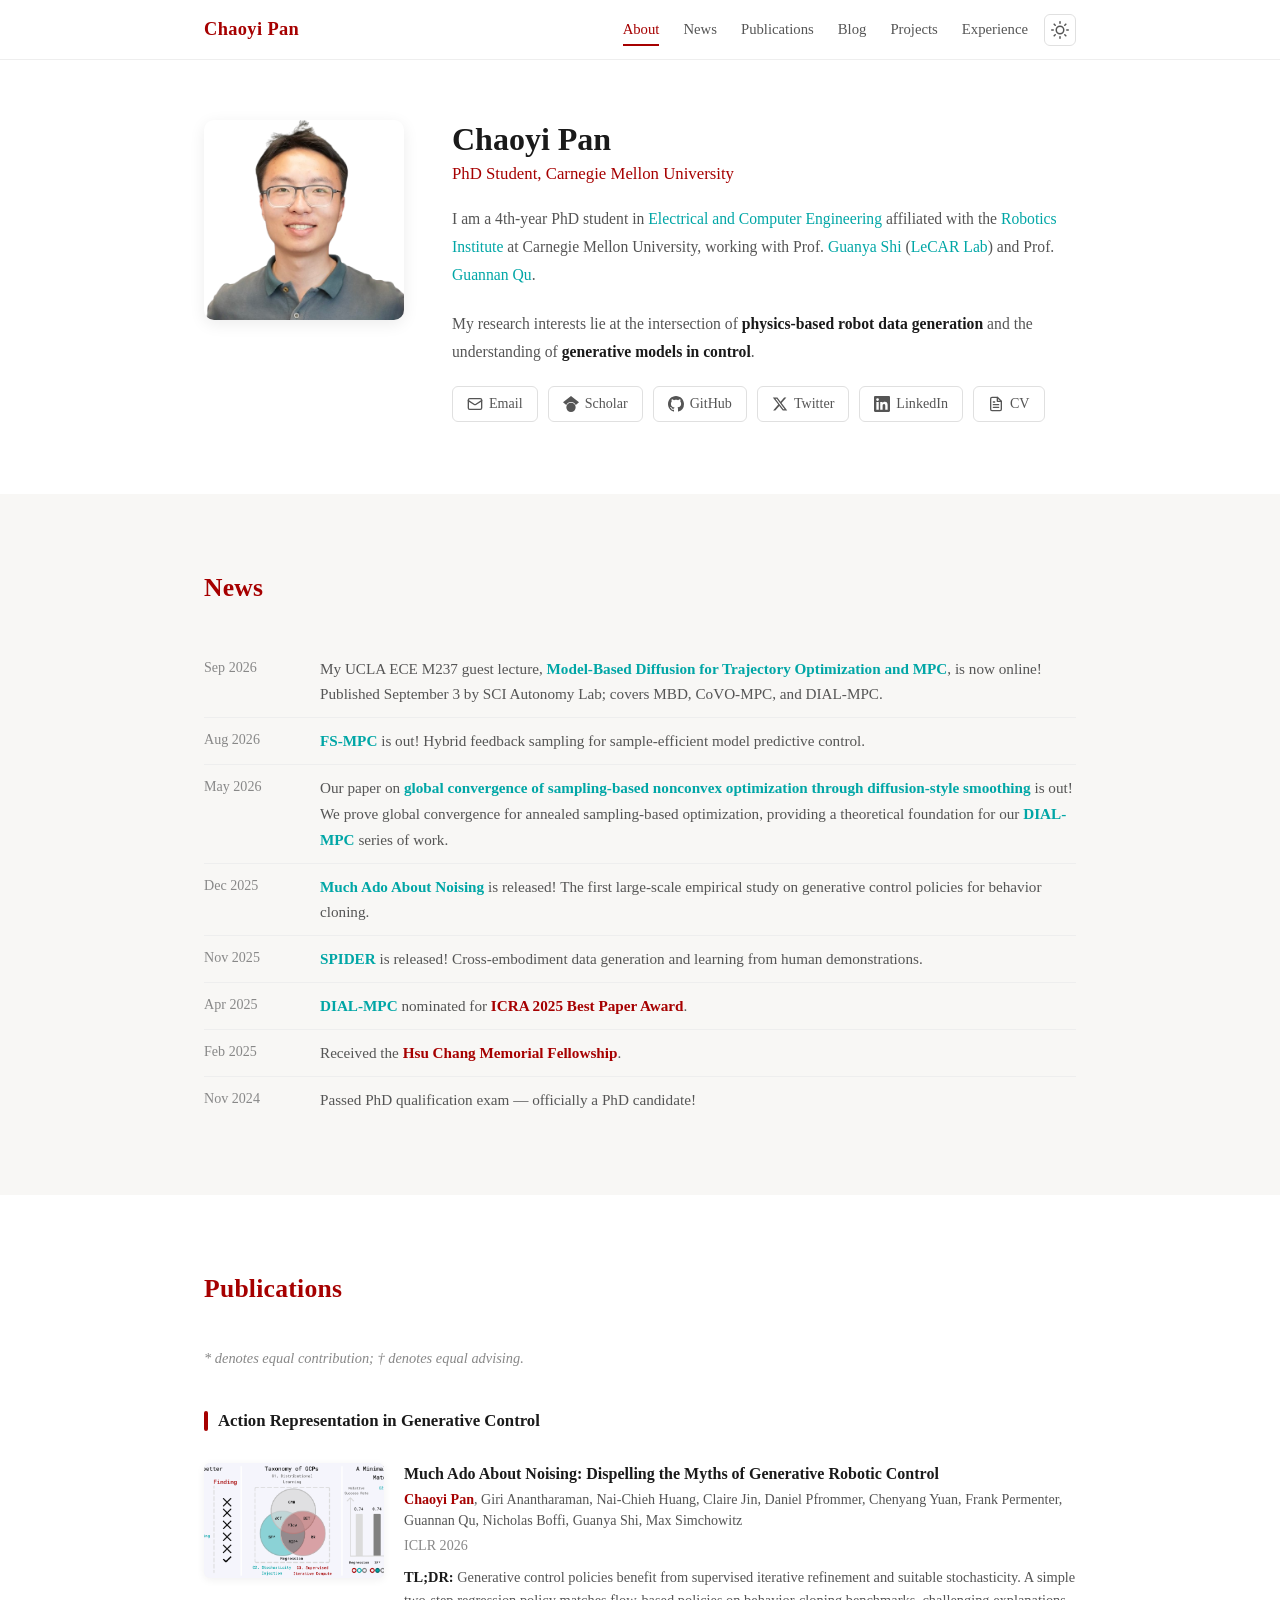
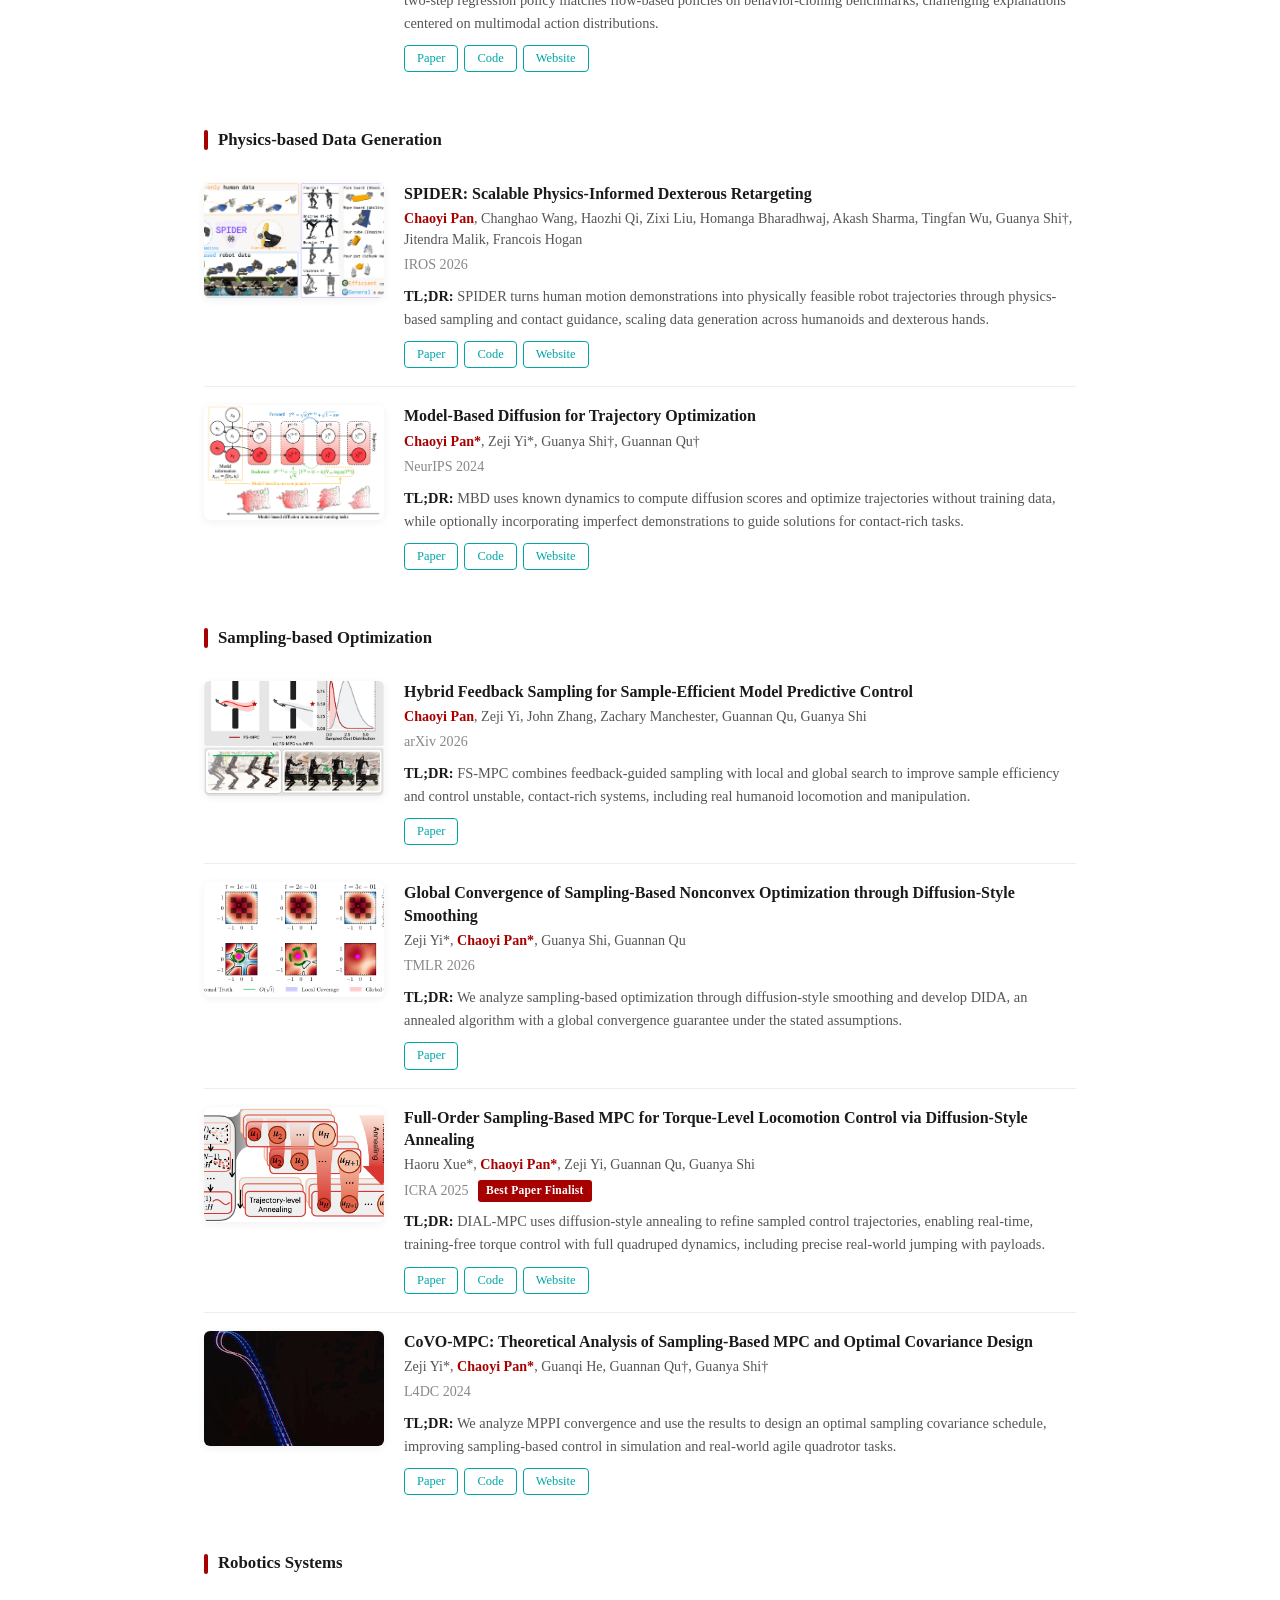
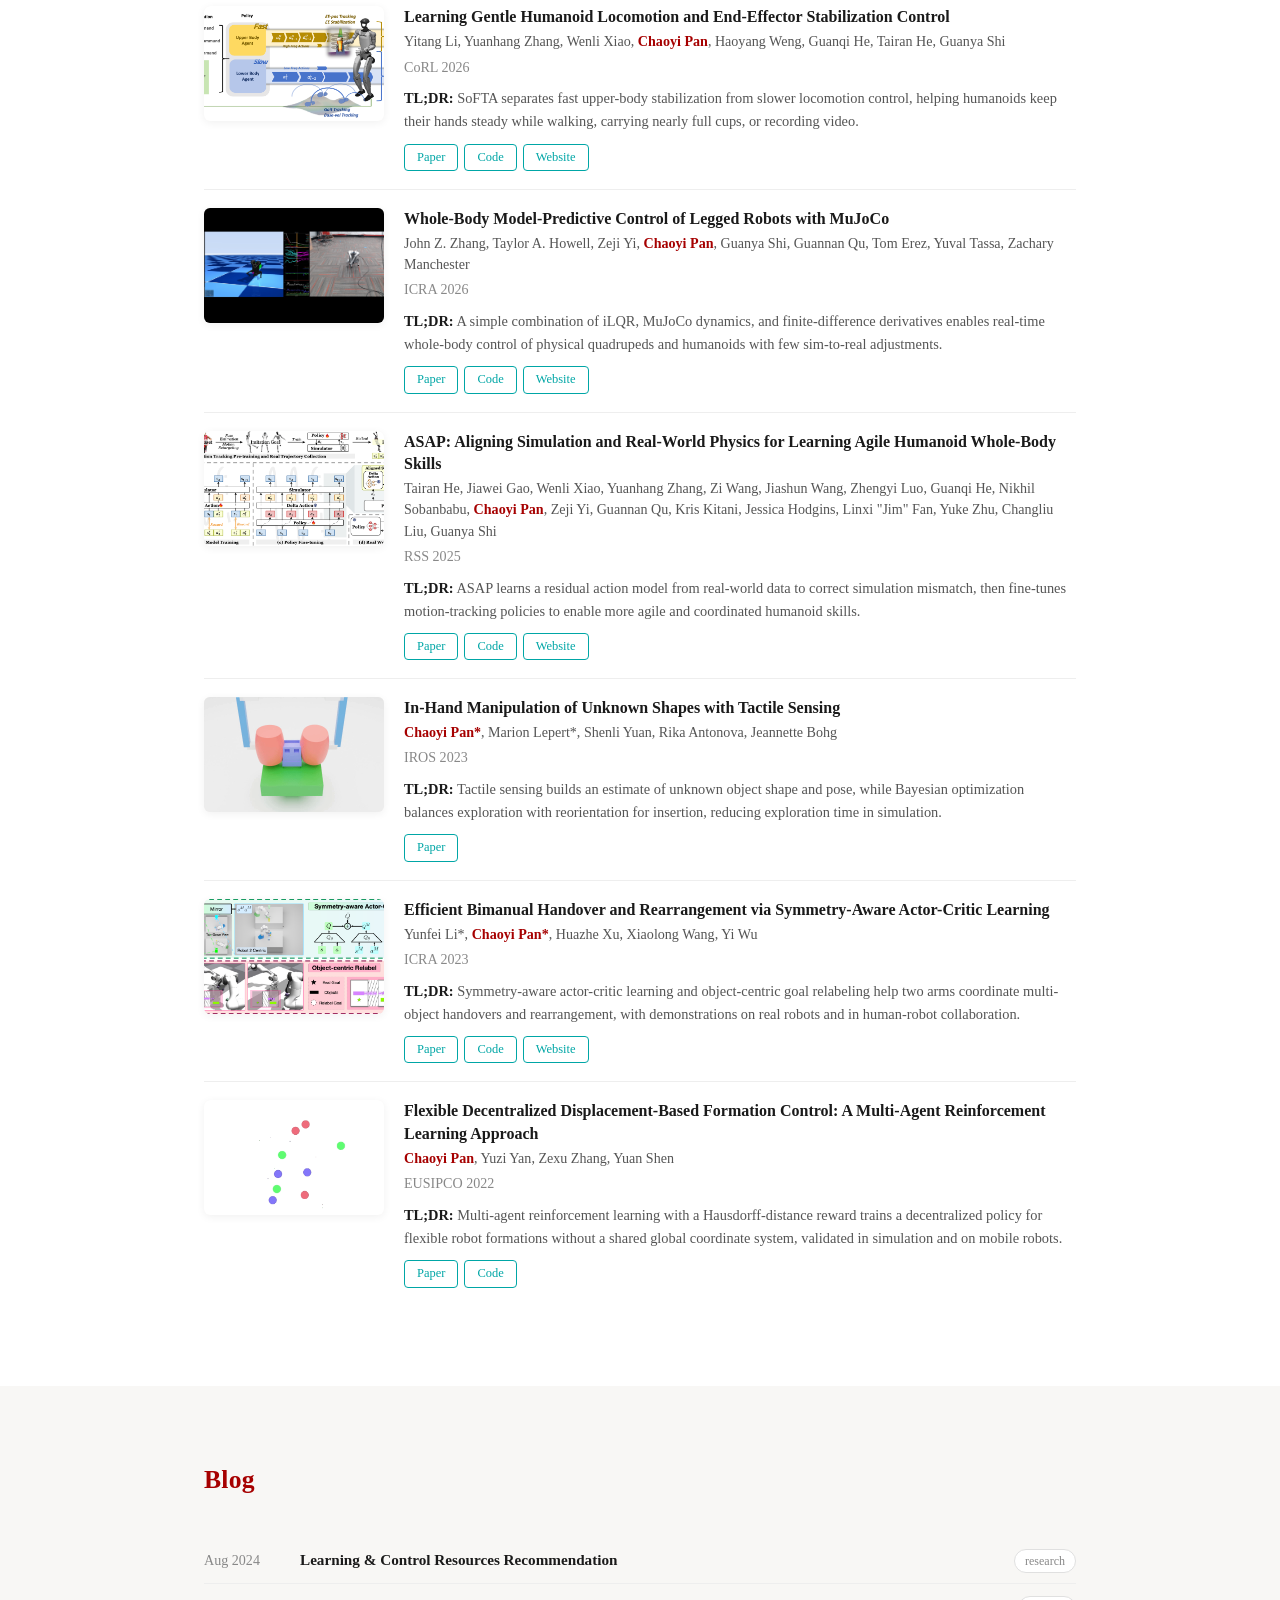
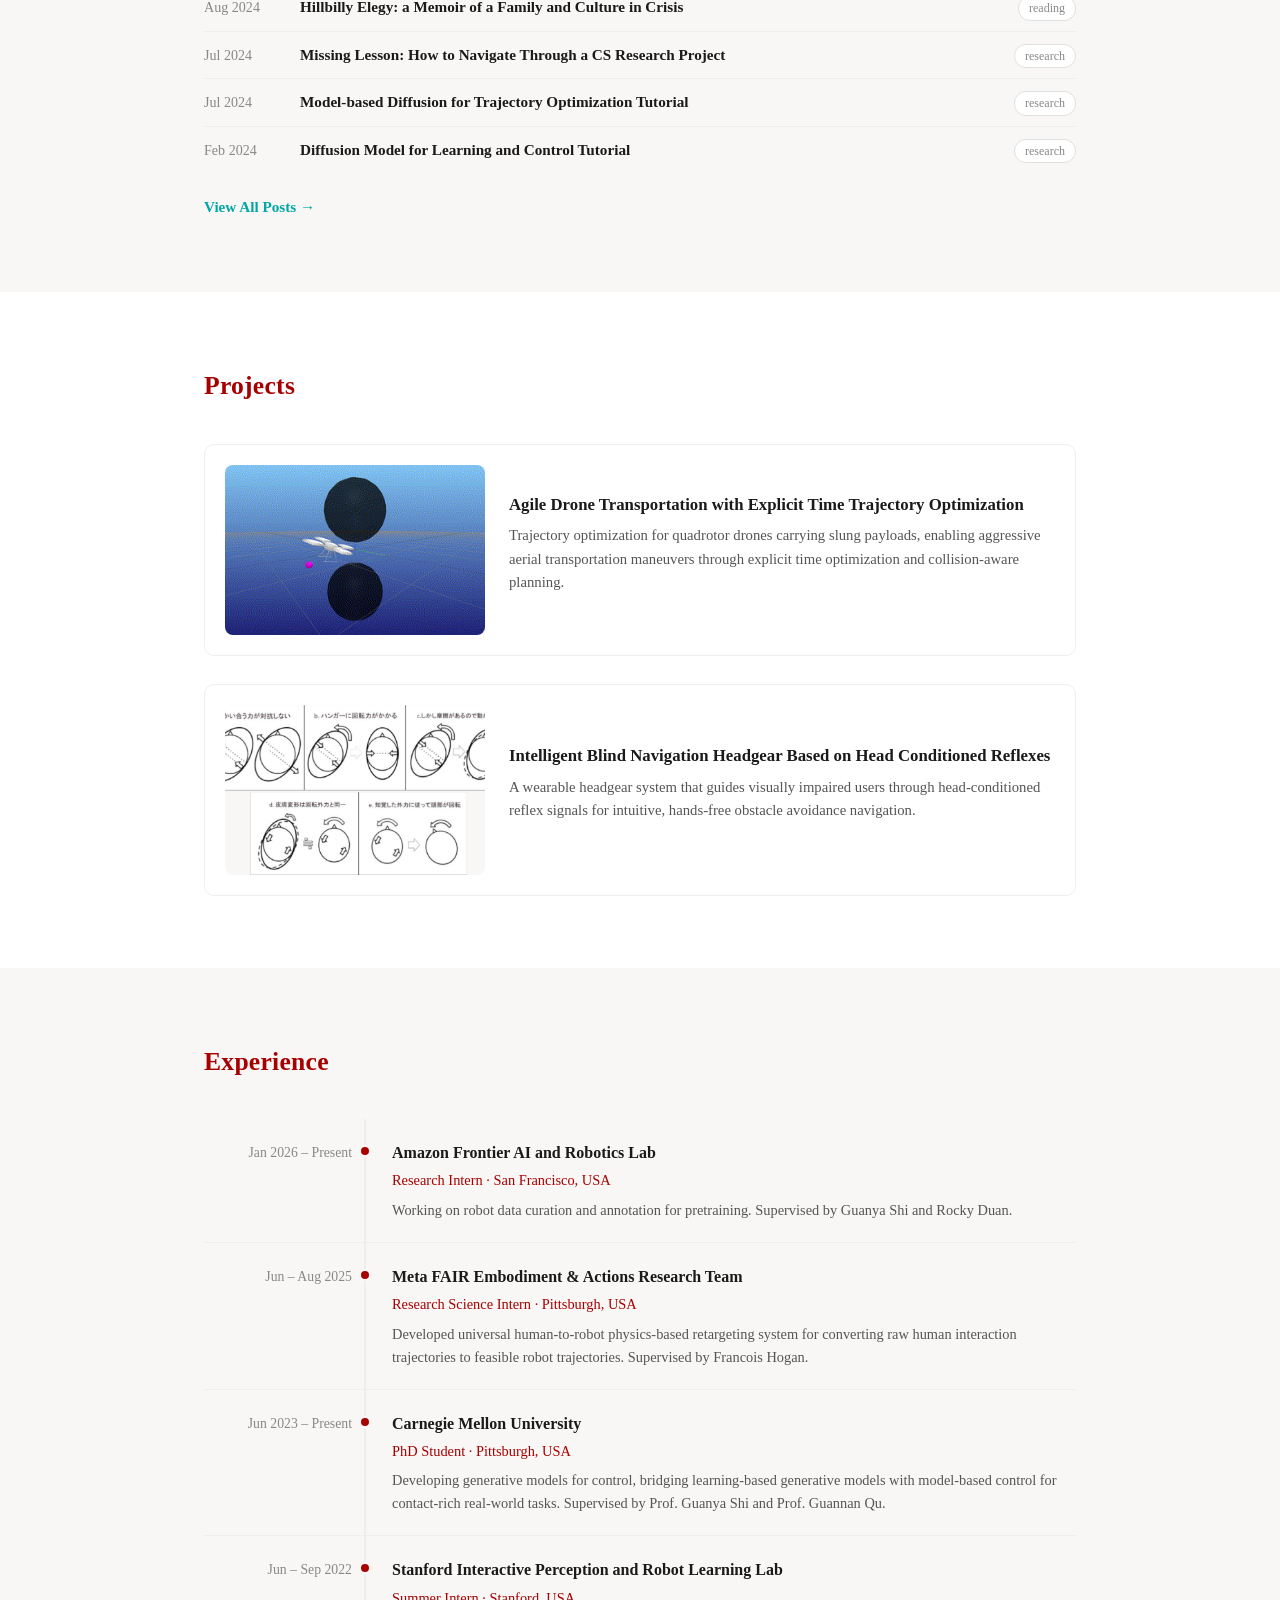
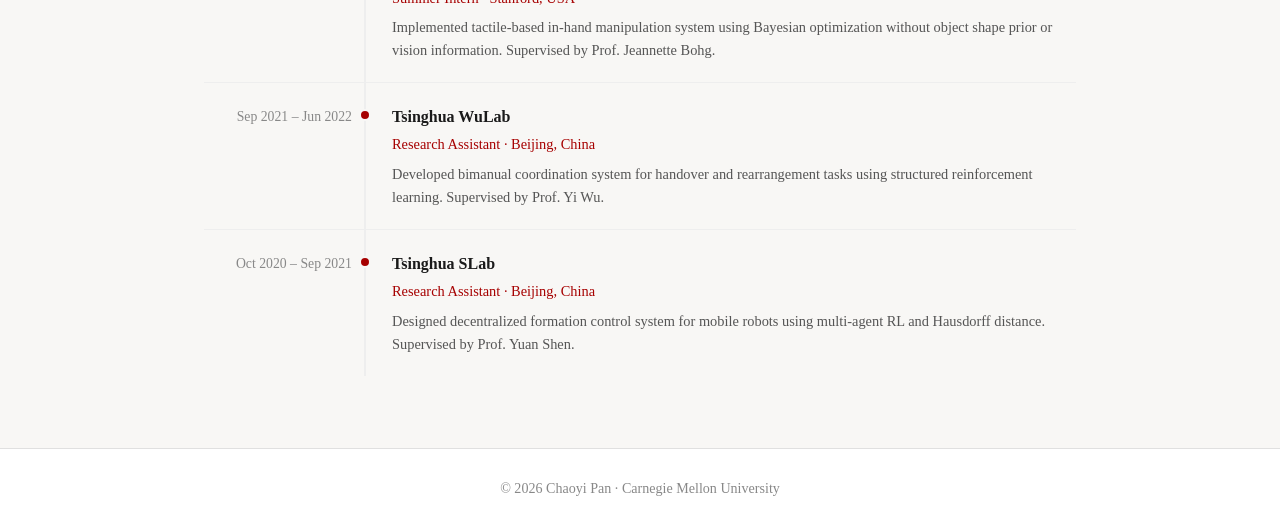
<file: index.html>
<!DOCTYPE html>
<html lang="en">
<head>
  <meta charset="UTF-8">
  <meta name="viewport" content="width=device-width, initial-scale=1.0">
  <title>Chaoyi Pan - Carnegie Mellon University</title>
  <meta name="description" content="Chaoyi Pan is a 4th-year PhD student in ECE at Carnegie Mellon University, researching physics-based robot data generation and generative models in control.">
  <meta name="author" content="Chaoyi Pan">
  <meta property="og:title" content="Chaoyi Pan - Carnegie Mellon University">
  <meta property="og:description" content="4th-year PhD student researching physics-based robot data generation and generative models in control.">
  <meta property="og:type" content="website">
  <link rel="stylesheet" href="css/style.css">
  <script>
    (function() {
      var theme = localStorage.getItem('theme') ||
        (window.matchMedia('(prefers-color-scheme: dark)').matches ? 'dark' : 'light');
      document.documentElement.setAttribute('data-theme', theme);
    })();
  </script>
</head>
<body>

  <!-- Navigation -->
  <nav class="navbar">
    <div class="container">
      <a class="nav-brand" href="#">Chaoyi Pan</a>
      <div class="nav-right">
        <div class="nav-links">
          <a href="#about">About</a>
          <a href="#news">News</a>
          <a href="#publications">Publications</a>
          <a href="#blog">Blog</a>
          <a href="#projects">Projects</a>
          <a href="#experience">Experience</a>
        </div>
        <button class="theme-toggle" aria-label="Toggle theme">
          <svg class="icon-sun" width="18" height="18" viewBox="0 0 24 24" fill="none" stroke="currentColor" stroke-width="2" stroke-linecap="round" stroke-linejoin="round"><circle cx="12" cy="12" r="5"/><line x1="12" y1="1" x2="12" y2="3"/><line x1="12" y1="21" x2="12" y2="23"/><line x1="4.22" y1="4.22" x2="5.64" y2="5.64"/><line x1="18.36" y1="18.36" x2="19.78" y2="19.78"/><line x1="1" y1="12" x2="3" y2="12"/><line x1="21" y1="12" x2="23" y2="12"/><line x1="4.22" y1="19.78" x2="5.64" y2="18.36"/><line x1="18.36" y1="5.64" x2="19.78" y2="4.22"/></svg>
          <svg class="icon-moon" width="18" height="18" viewBox="0 0 24 24" fill="none" stroke="currentColor" stroke-width="2" stroke-linecap="round" stroke-linejoin="round"><path d="M21 12.79A9 9 0 1 1 11.21 3 7 7 0 0 0 21 12.79z"/></svg>
        </button>
        <button class="nav-toggle" aria-label="Toggle navigation" aria-expanded="false">
          <span></span>
          <span></span>
          <span></span>
        </button>
      </div>
    </div>
  </nav>

  <!-- About -->
  <section id="about" class="section">
    <div class="container">
      <div class="about-grid">
        <div class="portrait-wrapper">
          <img src="assets/portrait.png" alt="Chaoyi Pan" width="200" height="200">
        </div>
        <div class="about-content">
          <h1 class="about-name">Chaoyi Pan</h1>
          <p class="about-title">PhD Student, Carnegie Mellon University</p>
          <p class="about-bio">
            I am a 4th-year PhD student in
            <a href="https://www.ece.cmu.edu/" target="_blank" rel="noopener">Electrical and Computer Engineering</a>
            affiliated with the
            <a href="https://www.ri.cmu.edu" target="_blank" rel="noopener">Robotics Institute</a>
            at Carnegie Mellon University, working with Prof.
            <a href="http://www.gshi.me/" target="_blank" rel="noopener">Guanya Shi</a>
            (<a href="https://lecar-lab.github.io" target="_blank" rel="noopener">LeCAR Lab</a>) and Prof.
            <a href="https://www.guannanqu.com/" target="_blank" rel="noopener">Guannan Qu</a>.
          </p>
          <p class="about-bio">
            My research interests lie at the intersection of <strong>physics-based robot data generation</strong> and the understanding of <strong>generative models in control</strong>.
          </p>
          <div class="social-links">
            <a href="mailto:chaoyip@andrew.cmu.edu">
              <svg viewBox="0 0 24 24" fill="none" stroke="currentColor" stroke-width="2" stroke-linecap="round" stroke-linejoin="round"><rect x="2" y="4" width="20" height="16" rx="2"/><path d="m22 7-8.97 5.7a1.94 1.94 0 0 1-2.06 0L2 7"/></svg>
              Email
            </a>
            <a href="https://scholar.google.com/citations?user=lJNKzEMAAAAJ&hl=en&oi=ao" target="_blank" rel="noopener">
              <svg viewBox="0 0 24 24" fill="currentColor"><path d="M12 24a7 7 0 1 1 0-14 7 7 0 0 1 0 14zm0-24L0 9.5l4.838 3.94A8 8 0 0 1 12 9a8 8 0 0 1 7.162 4.44L24 9.5z"/></svg>
              Scholar
            </a>
            <a href="https://github.com/jc-bao" target="_blank" rel="noopener">
              <svg viewBox="0 0 24 24" fill="currentColor"><path d="M12 0C5.37 0 0 5.37 0 12c0 5.31 3.435 9.795 8.205 11.385.6.105.825-.255.825-.57 0-.285-.015-1.23-.015-2.235-3.015.555-3.795-.735-4.035-1.41-.135-.345-.72-1.41-1.23-1.695-.42-.225-1.02-.78-.015-.795.945-.015 1.62.87 1.845 1.23 1.08 1.815 2.805 1.305 3.495.99.105-.78.42-1.305.765-1.605-2.67-.3-5.46-1.335-5.46-5.925 0-1.305.465-2.385 1.23-3.225-.12-.3-.54-1.53.12-3.18 0 0 1.005-.315 3.3 1.23.96-.27 1.98-.405 3-.405s2.04.135 3 .405c2.295-1.56 3.3-1.23 3.3-1.23.66 1.65.24 2.88.12 3.18.765.84 1.23 1.905 1.23 3.225 0 4.605-2.805 5.625-5.475 5.925.435.375.81 1.095.81 2.22 0 1.605-.015 2.895-.015 3.3 0 .315.225.69.825.57A12.02 12.02 0 0 0 24 12c0-6.63-5.37-12-12-12z"/></svg>
              GitHub
            </a>
            <a href="https://twitter.com/ChaoyiPan" target="_blank" rel="noopener">
              <svg viewBox="0 0 24 24" fill="currentColor"><path d="M18.244 2.25h3.308l-7.227 8.26 8.502 11.24H16.17l-5.214-6.817L4.99 21.75H1.68l7.73-8.835L1.254 2.25H8.08l4.713 6.231zm-1.161 17.52h1.833L7.084 4.126H5.117z"/></svg>
              Twitter
            </a>
            <a href="https://www.linkedin.com/in/chaoyi-pan-cmu" target="_blank" rel="noopener">
              <svg viewBox="0 0 24 24" fill="currentColor"><path d="M20.447 20.452h-3.554v-5.569c0-1.328-.027-3.037-1.852-3.037-1.853 0-2.136 1.445-2.136 2.939v5.667H9.351V9h3.414v1.561h.046c.477-.9 1.637-1.85 3.37-1.85 3.601 0 4.267 2.37 4.267 5.455v6.286zM5.337 7.433a2.062 2.062 0 0 1-2.063-2.065 2.064 2.064 0 1 1 2.063 2.065zm1.782 13.019H3.555V9h3.564v11.452zM22.225 0H1.771C.792 0 0 .774 0 1.729v20.542C0 23.227.792 24 1.771 24h20.451C23.2 24 24 23.227 24 22.271V1.729C24 .774 23.2 0 22.222 0h.003z"/></svg>
              LinkedIn
            </a>
            <a href="assets/resume.pdf">
              <svg viewBox="0 0 24 24" fill="none" stroke="currentColor" stroke-width="2" stroke-linecap="round" stroke-linejoin="round"><path d="M14 2H6a2 2 0 0 0-2 2v16a2 2 0 0 0 2 2h12a2 2 0 0 0 2-2V8z"/><polyline points="14 2 14 8 20 8"/><line x1="16" y1="13" x2="8" y2="13"/><line x1="16" y1="17" x2="8" y2="17"/><polyline points="10 9 9 9 8 9"/></svg>
              CV
            </a>
          </div>
        </div>
      </div>
    </div>
  </section>

  <!-- News -->
  <section id="news" class="section section-alt">
    <div class="container">
      <h2 class="section-title">News</h2>
      <ul class="news-list">
        <li>
          <span class="news-date">Sep 2026</span>
          <span class="news-content">
            My UCLA ECE M237 guest lecture, <a href="https://www.youtube.com/watch?v=f2r97Jw5tHk" target="_blank" rel="noopener">Model-Based Diffusion for Trajectory Optimization and MPC</a>, is now online! Published September 3 by SCI Autonomy Lab; covers MBD, CoVO-MPC, and DIAL-MPC.
          </span>
        </li>
        <li>
          <span class="news-date">Aug 2026</span>
          <span class="news-content">
            <a href="https://arxiv.org/abs/2608.19443" target="_blank" rel="noopener">FS-MPC</a> is out! Hybrid feedback sampling for sample-efficient model predictive control.
          </span>
        </li>
        <li>
          <span class="news-date">May 2026</span>
          <span class="news-content">
            Our paper on <a href="https://arxiv.org/abs/2605.16520" target="_blank" rel="noopener">global convergence of sampling-based nonconvex optimization through diffusion-style smoothing</a> is out! We prove global convergence for annealed sampling-based optimization, providing a theoretical foundation for our <a href="https://lecar-lab.github.io/dial-mpc/" target="_blank" rel="noopener">DIAL-MPC</a> series of work.
          </span>
        </li>
        <li>
          <span class="news-date">Dec 2025</span>
          <span class="news-content">
            <a href="https://simchowitzlabpublic.github.io/much-ado-about-noising-project/">Much Ado About Noising</a> is released! The first large-scale empirical study on generative control policies for behavior cloning.
          </span>
        </li>
        <li>
          <span class="news-date">Nov 2025</span>
          <span class="news-content">
            <a href="https://jc-bao.github.io/spider-project/">SPIDER</a> is released! Cross-embodiment data generation and learning from human demonstrations.
          </span>
        </li>
        <li>
          <span class="news-date">Apr 2025</span>
          <span class="news-content">
            <a href="https://lecar-lab.github.io/dial-mpc/">DIAL-MPC</a> nominated for <span class="news-highlight">ICRA 2025 Best Paper Award</span>.
          </span>
        </li>
        <li>
          <span class="news-date">Feb 2025</span>
          <span class="news-content">
            Received the <span class="news-highlight">Hsu Chang Memorial Fellowship</span>.
          </span>
        </li>
        <li>
          <span class="news-date">Nov 2024</span>
          <span class="news-content">
            Passed PhD qualification exam &mdash; officially a PhD candidate!
          </span>
        </li>
      </ul>
    </div>
  </section>

  <!-- Publications -->
  <section id="publications" class="section">
    <div class="container">
      <h2 class="section-title">Publications</h2>
      <p class="pub-note">* denotes equal contribution; &dagger; denotes equal advising.</p>

      <!-- Action Representation in Generative Control -->
      <h3 class="research-direction">Action Representation in Generative Control</h3>
      <div class="pub-list">

        <div class="pub-entry">
          <div class="pub-thumb">
            <img src="assets/pub/much-ado.png" alt="Much Ado About Noising teaser" loading="lazy">
          </div>
          <div class="pub-info">
            <h4 class="pub-title">Much Ado About Noising: Dispelling the Myths of Generative Robotic Control</h4>
            <p class="pub-authors"><span class="me">Chaoyi Pan</span>, Giri Anantharaman, Nai-Chieh Huang, Claire Jin, Daniel Pfrommer, Chenyang Yuan, Frank Permenter, Guannan Qu, Nicholas Boffi, Guanya Shi, Max Simchowitz</p>
            <p class="pub-venue">ICLR 2026</p>
            <p class="pub-tldr"><strong>TL;DR:</strong> Generative control policies benefit from supervised iterative refinement and suitable stochasticity. A simple two-step regression policy matches flow-based policies on behavior-cloning benchmarks, challenging explanations centered on multimodal action distributions.</p>
            <div class="pub-links">
              <a href="https://arxiv.org/abs/2512.01809" target="_blank" rel="noopener">Paper</a>
              <a href="https://github.com/simchowitzlabpublic/much-ado-about-noising" target="_blank" rel="noopener">Code</a>
              <a href="https://simchowitzlabpublic.github.io/much-ado-about-noising-project/" target="_blank" rel="noopener">Website</a>
            </div>
          </div>
        </div>

      </div>

      <!-- Physics-based Data Generation -->
      <h3 class="research-direction">Physics-based Data Generation</h3>
      <div class="pub-list">

        <div class="pub-entry">
          <div class="pub-thumb">
            <img src="assets/pub/spider.png" alt="SPIDER teaser" loading="lazy">
          </div>
          <div class="pub-info">
            <h4 class="pub-title">SPIDER: Scalable Physics-Informed Dexterous Retargeting</h4>
            <p class="pub-authors"><span class="me">Chaoyi Pan</span>, Changhao Wang, Haozhi Qi, Zixi Liu, Homanga Bharadhwaj, Akash Sharma, Tingfan Wu, Guanya Shi&dagger;, Jitendra Malik, Francois Hogan</p>
            <p class="pub-venue">IROS 2026</p>
            <p class="pub-tldr"><strong>TL;DR:</strong> SPIDER turns human motion demonstrations into physically feasible robot trajectories through physics-based sampling and contact guidance, scaling data generation across humanoids and dexterous hands.</p>
            <div class="pub-links">
              <a href="https://arxiv.org/abs/2511.09484" target="_blank" rel="noopener">Paper</a>
              <a href="https://github.com/jc-bao/spider" target="_blank" rel="noopener">Code</a>
              <a href="https://jc-bao.github.io/spider-project" target="_blank" rel="noopener">Website</a>
            </div>
          </div>
        </div>

        <div class="pub-entry">
          <div class="pub-thumb">
            <img src="assets/pub/mbd.png" alt="Model-based Diffusion teaser" loading="lazy">
          </div>
          <div class="pub-info">
            <h4 class="pub-title">Model-Based Diffusion for Trajectory Optimization</h4>
            <p class="pub-authors"><span class="me">Chaoyi Pan*</span>, Zeji Yi*, Guanya Shi&dagger;, Guannan Qu&dagger;</p>
            <p class="pub-venue">NeurIPS 2024</p>
            <p class="pub-tldr"><strong>TL;DR:</strong> MBD uses known dynamics to compute diffusion scores and optimize trajectories without training data, while optionally incorporating imperfect demonstrations to guide solutions for contact-rich tasks.</p>
            <div class="pub-links">
              <a href="https://drive.google.com/file/d/1kPjD79Cfr9spWulWNVFMRHqTE-mjbGAp/view?usp=sharing" target="_blank" rel="noopener">Paper</a>
              <a href="https://github.com/LeCAR-Lab/model-based-diffusion" target="_blank" rel="noopener">Code</a>
              <a href="https://lecar-lab.github.io/mbd/" target="_blank" rel="noopener">Website</a>
            </div>
          </div>
        </div>

      </div>

      <!-- Sampling-based Optimization -->
      <h3 class="research-direction">Sampling-based Optimization</h3>
      <div class="pub-list">

        <div class="pub-entry">
          <div class="pub-thumb">
            <img src="assets/pub/fs-mpc.png" alt="Hybrid Feedback Sampling for Sample-Efficient Model Predictive Control overview" loading="lazy">
          </div>
          <div class="pub-info">
            <h4 class="pub-title">Hybrid Feedback Sampling for Sample-Efficient Model Predictive Control</h4>
            <p class="pub-authors"><span class="me">Chaoyi Pan</span>, Zeji Yi, John Zhang, Zachary Manchester, Guannan Qu, Guanya Shi</p>
            <p class="pub-venue">arXiv 2026</p>
            <p class="pub-tldr"><strong>TL;DR:</strong> FS-MPC combines feedback-guided sampling with local and global search to improve sample efficiency and control unstable, contact-rich systems, including real humanoid locomotion and manipulation.</p>
            <div class="pub-links">
              <a href="https://arxiv.org/abs/2608.19443" target="_blank" rel="noopener">Paper</a>
            </div>
          </div>
        </div>

        <div class="pub-entry">
          <div class="pub-thumb">
            <img src="assets/pub/global-convergence.png" alt="Global Convergence of Sampling-Based Nonconvex Optimization through Diffusion-Style Smoothing overview" loading="lazy">
          </div>
          <div class="pub-info">
            <h4 class="pub-title">Global Convergence of Sampling-Based Nonconvex Optimization through Diffusion-Style Smoothing</h4>
            <p class="pub-authors">Zeji Yi*, <span class="me">Chaoyi Pan*</span>, Guanya Shi, Guannan Qu</p>
            <p class="pub-venue">TMLR 2026</p>
            <p class="pub-tldr"><strong>TL;DR:</strong> We analyze sampling-based optimization through diffusion-style smoothing and develop DIDA, an annealed algorithm with a global convergence guarantee under the stated assumptions.</p>
            <div class="pub-links">
              <a href="https://arxiv.org/abs/2605.16520" target="_blank" rel="noopener">Paper</a>
            </div>
          </div>
        </div>

        <div class="pub-entry">
          <div class="pub-thumb">
            <img src="assets/pub/dial-mpc.png" alt="DIAL-MPC teaser" loading="lazy">
          </div>
          <div class="pub-info">
            <h4 class="pub-title">Full-Order Sampling-Based MPC for Torque-Level Locomotion Control via Diffusion-Style Annealing</h4>
            <p class="pub-authors">Haoru Xue*, <span class="me">Chaoyi Pan*</span>, Zeji Yi, Guannan Qu, Guanya Shi</p>
            <p class="pub-venue">ICRA 2025 <span class="pub-badge">Best Paper Finalist</span></p>
            <p class="pub-tldr"><strong>TL;DR:</strong> DIAL-MPC uses diffusion-style annealing to refine sampled control trajectories, enabling real-time, training-free torque control with full quadruped dynamics, including precise real-world jumping with payloads.</p>
            <div class="pub-links">
              <a href="https://arxiv.org/abs/2409.15610" target="_blank" rel="noopener">Paper</a>
              <a href="https://github.com/LeCAR-Lab/dial-mpc" target="_blank" rel="noopener">Code</a>
              <a href="https://lecar-lab.github.io/dial-mpc/" target="_blank" rel="noopener">Website</a>
            </div>
          </div>
        </div>

        <div class="pub-entry">
          <div class="pub-thumb">
            <img src="assets/pub/covo-mpc.gif" alt="CoVO-MPC teaser" loading="lazy">
          </div>
          <div class="pub-info">
            <h4 class="pub-title">CoVO-MPC: Theoretical Analysis of Sampling-Based MPC and Optimal Covariance Design</h4>
            <p class="pub-authors">Zeji Yi*, <span class="me">Chaoyi Pan*</span>, Guanqi He, Guannan Qu&dagger;, Guanya Shi&dagger;</p>
            <p class="pub-venue">L4DC 2024</p>
            <p class="pub-tldr"><strong>TL;DR:</strong> We analyze MPPI convergence and use the results to design an optimal sampling covariance schedule, improving sampling-based control in simulation and real-world agile quadrotor tasks.</p>
            <div class="pub-links">
              <a href="https://arxiv.org/abs/2401.07369" target="_blank" rel="noopener">Paper</a>
              <a href="https://github.com/LeCAR-Lab/quadjax" target="_blank" rel="noopener">Code</a>
              <a href="https://lecar-lab.github.io/CoVO-MPC/" target="_blank" rel="noopener">Website</a>
            </div>
          </div>
        </div>

      </div>

      <!-- Robotics Systems -->
      <h3 class="research-direction">Robotics Systems</h3>
      <div class="pub-list">

        <div class="pub-entry">
          <div class="pub-thumb">
            <img src="assets/pub/softa.png" alt="Learning Gentle Humanoid Locomotion and End-Effector Stabilization Control overview" loading="lazy">
          </div>
          <div class="pub-info">
            <h4 class="pub-title">Learning Gentle Humanoid Locomotion and End-Effector Stabilization Control</h4>
            <p class="pub-authors">Yitang Li, Yuanhang Zhang, Wenli Xiao, <span class="me">Chaoyi Pan</span>, Haoyang Weng, Guanqi He, Tairan He, Guanya Shi</p>
            <p class="pub-venue">CoRL 2026</p>
            <p class="pub-tldr"><strong>TL;DR:</strong> SoFTA separates fast upper-body stabilization from slower locomotion control, helping humanoids keep their hands steady while walking, carrying nearly full cups, or recording video.</p>
            <div class="pub-links">
              <a href="https://arxiv.org/abs/2505.24198" target="_blank" rel="noopener">Paper</a>
              <a href="https://github.com/LeCAR-Lab/SoFTA" target="_blank" rel="noopener">Code</a>
              <a href="https://lecar-lab.github.io/SoFTA/" target="_blank" rel="noopener">Website</a>
            </div>
          </div>
        </div>

        <div class="pub-entry">
          <div class="pub-thumb">
            <img src="assets/pub/mujoco-mpc.png" alt="Whole-Body Model-Predictive Control of Legged Robots with MuJoCo overview" loading="lazy">
          </div>
          <div class="pub-info">
            <h4 class="pub-title">Whole-Body Model-Predictive Control of Legged Robots with MuJoCo</h4>
            <p class="pub-authors">John Z. Zhang, Taylor A. Howell, Zeji Yi, <span class="me">Chaoyi Pan</span>, Guanya Shi, Guannan Qu, Tom Erez, Yuval Tassa, Zachary Manchester</p>
            <p class="pub-venue">ICRA 2026</p>
            <p class="pub-tldr"><strong>TL;DR:</strong> A simple combination of iLQR, MuJoCo dynamics, and finite-difference derivatives enables real-time whole-body control of physical quadrupeds and humanoids with few sim-to-real adjustments.</p>
            <div class="pub-links">
              <a href="https://arxiv.org/abs/2503.04613" target="_blank" rel="noopener">Paper</a>
              <a href="https://github.com/johnzhang3/mujoco_mpc_deploy/tree/main" target="_blank" rel="noopener">Code</a>
              <a href="https://johnzhang3.github.io/mujoco_ilqr/" target="_blank" rel="noopener">Website</a>
            </div>
          </div>
        </div>

        <div class="pub-entry">
          <div class="pub-thumb">
            <img src="assets/pub/asap.png" alt="ASAP: Aligning Simulation and Real-World Physics for Learning Agile Humanoid Whole-Body Skills overview" loading="lazy">
          </div>
          <div class="pub-info">
            <h4 class="pub-title">ASAP: Aligning Simulation and Real-World Physics for Learning Agile Humanoid Whole-Body Skills</h4>
            <p class="pub-authors">Tairan He, Jiawei Gao, Wenli Xiao, Yuanhang Zhang, Zi Wang, Jiashun Wang, Zhengyi Luo, Guanqi He, Nikhil Sobanbabu, <span class="me">Chaoyi Pan</span>, Zeji Yi, Guannan Qu, Kris Kitani, Jessica Hodgins, Linxi &quot;Jim&quot; Fan, Yuke Zhu, Changliu Liu, Guanya Shi</p>
            <p class="pub-venue">RSS 2025</p>
            <p class="pub-tldr"><strong>TL;DR:</strong> ASAP learns a residual action model from real-world data to correct simulation mismatch, then fine-tunes motion-tracking policies to enable more agile and coordinated humanoid skills.</p>
            <div class="pub-links">
              <a href="https://arxiv.org/abs/2502.01143" target="_blank" rel="noopener">Paper</a>
              <a href="https://github.com/LeCAR-Lab/ASAP" target="_blank" rel="noopener">Code</a>
              <a href="https://agile.human2humanoid.com/" target="_blank" rel="noopener">Website</a>
            </div>
          </div>
        </div>

        <div class="pub-entry">
          <div class="pub-thumb">
            <img src="assets/pub/tactile.gif" alt="In-Hand Manipulation teaser" loading="lazy">
          </div>
          <div class="pub-info">
            <h4 class="pub-title">In-Hand Manipulation of Unknown Shapes with Tactile Sensing</h4>
            <p class="pub-authors"><span class="me">Chaoyi Pan*</span>, Marion Lepert*, Shenli Yuan, Rika Antonova, Jeannette Bohg</p>
            <p class="pub-venue">IROS 2023</p>
            <p class="pub-tldr"><strong>TL;DR:</strong> Tactile sensing builds an estimate of unknown object shape and pose, while Bayesian optimization balances exploration with reorientation for insertion, reducing exploration time in simulation.</p>
            <div class="pub-links">
              <a href="https://arxiv.org/pdf/2210.13403.pdf" target="_blank" rel="noopener">Paper</a>
            </div>
          </div>
        </div>

        <div class="pub-entry">
          <div class="pub-thumb">
            <img src="assets/pub/bimanual.png" alt="Bimanual Handover teaser" loading="lazy">
          </div>
          <div class="pub-info">
            <h4 class="pub-title">Efficient Bimanual Handover and Rearrangement via Symmetry-Aware Actor-Critic Learning</h4>
            <p class="pub-authors">Yunfei Li*, <span class="me">Chaoyi Pan*</span>, Huazhe Xu, Xiaolong Wang, Yi Wu</p>
            <p class="pub-venue">ICRA 2023</p>
            <p class="pub-tldr"><strong>TL;DR:</strong> Symmetry-aware actor-critic learning and object-centric goal relabeling help two arms coordinate multi-object handovers and rearrangement, with demonstrations on real robots and in human-robot collaboration.</p>
            <div class="pub-links">
              <a href="https://drive.google.com/file/d/1ISJ2yjqeuiUgA4wzdI3Gbi_AN5k_RKGP/view?usp=sharing" target="_blank" rel="noopener">Paper</a>
              <a href="https://github.com/jc-bao/srl" target="_blank" rel="noopener">Code</a>
              <a href="https://sites.google.com/view/bimanual/" target="_blank" rel="noopener">Website</a>
            </div>
          </div>
        </div>

        <div class="pub-entry">
          <div class="pub-thumb">
            <img src="assets/pub/formation.gif" alt="Formation Control teaser" loading="lazy">
          </div>
          <div class="pub-info">
            <h4 class="pub-title">Flexible Decentralized Displacement-Based Formation Control: A Multi-Agent Reinforcement Learning Approach</h4>
            <p class="pub-authors"><span class="me">Chaoyi Pan</span>, Yuzi Yan, Zexu Zhang, Yuan Shen</p>
            <p class="pub-venue">EUSIPCO 2022</p>
            <p class="pub-tldr"><strong>TL;DR:</strong> Multi-agent reinforcement learning with a Hausdorff-distance reward trains a decentralized policy for flexible robot formations without a shared global coordinate system, validated in simulation and on mobile robots.</p>
            <div class="pub-links">
              <a href="https://ieeexplore.ieee.org/stamp/stamp.jsp?tp=&arnumber=9909889" target="_blank" rel="noopener">Paper</a>
              <a href="https://github.com/jc-bao/gym-formation" target="_blank" rel="noopener">Code</a>
            </div>
          </div>
        </div>

      </div>

    </div>
  </section>

  <!-- Blog -->
  <section id="blog" class="section section-alt">
    <div class="container">
      <h2 class="section-title">Blog</h2>
      <div class="blog-preview-list">
        <a href="blog.html#resources" class="blog-preview-item">
          <span class="blog-preview-date">Aug 2024</span>
          <span class="blog-preview-title">Learning &amp; Control Resources Recommendation</span>
          <span class="blog-preview-tag">research</span>
        </a>
        <a href="blog.html#hillbilly-elegy" class="blog-preview-item">
          <span class="blog-preview-date">Aug 2024</span>
          <span class="blog-preview-title">Hillbilly Elegy: a Memoir of a Family and Culture in Crisis</span>
          <span class="blog-preview-tag">reading</span>
        </a>
        <a href="blog.html#missing-lesson" class="blog-preview-item">
          <span class="blog-preview-date">Jul 2024</span>
          <span class="blog-preview-title">Missing Lesson: How to Navigate Through a CS Research Project</span>
          <span class="blog-preview-tag">research</span>
        </a>
        <a href="blog.html#mbd-tutorial" class="blog-preview-item">
          <span class="blog-preview-date">Jul 2024</span>
          <span class="blog-preview-title">Model-based Diffusion for Trajectory Optimization Tutorial</span>
          <span class="blog-preview-tag">research</span>
        </a>
        <a href="blog.html#diffusion-tutorial" class="blog-preview-item">
          <span class="blog-preview-date">Feb 2024</span>
          <span class="blog-preview-title">Diffusion Model for Learning and Control Tutorial</span>
          <span class="blog-preview-tag">research</span>
        </a>
      </div>
      <a href="blog.html" class="blog-view-all">View All Posts &rarr;</a>
    </div>
  </section>

  <!-- Projects -->
  <section id="projects" class="section">
    <div class="container">
      <h2 class="section-title">Projects</h2>
      <div class="project-grid">

        <div class="project-card">
          <div class="project-thumb">
            <img src="assets/proj/drone.gif" alt="Agile Drone Transportation" loading="lazy">
          </div>
          <div class="project-info">
            <h4 class="project-title">Agile Drone Transportation with Explicit Time Trajectory Optimization</h4>
            <p class="project-tldr">Trajectory optimization for quadrotor drones carrying slung payloads, enabling aggressive aerial transportation maneuvers through explicit time optimization and collision-aware planning.</p>
          </div>
        </div>

        <div class="project-card">
          <div class="project-thumb">
            <img src="assets/proj/blind-nav.png" alt="Blind Navigation Headgear" loading="lazy">
          </div>
          <div class="project-info">
            <h4 class="project-title">Intelligent Blind Navigation Headgear Based on Head Conditioned Reflexes</h4>
            <p class="project-tldr">A wearable headgear system that guides visually impaired users through head-conditioned reflex signals for intuitive, hands-free obstacle avoidance navigation.</p>
          </div>
        </div>

      </div>
    </div>
  </section>

  <!-- Experience -->
  <section id="experience" class="section section-alt">
    <div class="container">
      <h2 class="section-title">Experience</h2>
      <div class="exp-list">

        <div class="exp-entry">
          <div class="exp-date">Jan 2026 &ndash; Present</div>
          <div class="exp-info">
            <h4 class="exp-org">Amazon Frontier AI and Robotics Lab</h4>
            <p class="exp-role">Research Intern &middot; San Francisco, USA</p>
            <p class="exp-desc">Working on robot data curation and annotation for pretraining. Supervised by Guanya Shi and Rocky Duan.</p>
          </div>
        </div>

        <div class="exp-entry">
          <div class="exp-date">Jun &ndash; Aug 2025</div>
          <div class="exp-info">
            <h4 class="exp-org">Meta FAIR Embodiment &amp; Actions Research Team</h4>
            <p class="exp-role">Research Science Intern &middot; Pittsburgh, USA</p>
            <p class="exp-desc">Developed universal human-to-robot physics-based retargeting system for converting raw human interaction trajectories to feasible robot trajectories. Supervised by Francois Hogan.</p>
          </div>
        </div>

        <div class="exp-entry">
          <div class="exp-date">Jun 2023 &ndash; Present</div>
          <div class="exp-info">
            <h4 class="exp-org">Carnegie Mellon University</h4>
            <p class="exp-role">PhD Student &middot; Pittsburgh, USA</p>
            <p class="exp-desc">Developing generative models for control, bridging learning-based generative models with model-based control for contact-rich real-world tasks. Supervised by Prof. Guanya Shi and Prof. Guannan Qu.</p>
          </div>
        </div>

        <div class="exp-entry">
          <div class="exp-date">Jun &ndash; Sep 2022</div>
          <div class="exp-info">
            <h4 class="exp-org">Stanford Interactive Perception and Robot Learning Lab</h4>
            <p class="exp-role">Summer Intern &middot; Stanford, USA</p>
            <p class="exp-desc">Implemented tactile-based in-hand manipulation system using Bayesian optimization without object shape prior or vision information. Supervised by Prof. Jeannette Bohg.</p>
          </div>
        </div>

        <div class="exp-entry">
          <div class="exp-date">Sep 2021 &ndash; Jun 2022</div>
          <div class="exp-info">
            <h4 class="exp-org">Tsinghua WuLab</h4>
            <p class="exp-role">Research Assistant &middot; Beijing, China</p>
            <p class="exp-desc">Developed bimanual coordination system for handover and rearrangement tasks using structured reinforcement learning. Supervised by Prof. Yi Wu.</p>
          </div>
        </div>

        <div class="exp-entry">
          <div class="exp-date">Oct 2020 &ndash; Sep 2021</div>
          <div class="exp-info">
            <h4 class="exp-org">Tsinghua SLab</h4>
            <p class="exp-role">Research Assistant &middot; Beijing, China</p>
            <p class="exp-desc">Designed decentralized formation control system for mobile robots using multi-agent RL and Hausdorff distance. Supervised by Prof. Yuan Shen.</p>
          </div>
        </div>

      </div>
    </div>
  </section>

  <!-- Footer -->
  <footer class="footer">
    <div class="container">
      &copy; 2026 Chaoyi Pan &middot; Carnegie Mellon University
    </div>
  </footer>

  <script src="js/main.js"></script>
</body>
</html>
</file>
<file: css/style.css>
/* ===== Reset & Variables ===== */
*, *::before, *::after {
  margin: 0;
  padding: 0;
  box-sizing: border-box;
}

:root {
  --primary: #A60000;
  --primary-light: #c41919;
  --primary-dark: #8a0000;
  --contrary: #00A6A6;
  --contrary-light: #00c4c4;
  --contrary-dark: #008a8a;
  --text: #1a1a1a;
  --text-secondary: #555;
  --text-light: #888;
  --bg: #ffffff;
  --bg-alt: #f8f7f5;
  --border: #e0e0e0;
  --border-light: #eee;
  --navbar-bg: rgba(255, 255, 255, 0.92);
  --nav-dropdown-bg: rgba(255, 255, 255, 0.98);
  --card-bg: #ffffff;
  --font-main: 'Palatino', 'Palatino Linotype', 'Book Antiqua', Georgia, serif;
}

[data-theme="dark"] {
  --primary: #e05050;
  --primary-light: #ff6b6b;
  --primary-dark: #cc3333;
  --contrary: #00d4d4;
  --contrary-light: #00f0f0;
  --contrary-dark: #00b0b0;
  --text: #e0e0e0;
  --text-secondary: #aaa;
  --text-light: #777;
  --bg: #121212;
  --bg-alt: #1a1a1a;
  --border: #333;
  --border-light: #2a2a2a;
  --navbar-bg: rgba(18, 18, 18, 0.92);
  --nav-dropdown-bg: rgba(18, 18, 18, 0.98);
  --card-bg: #1e1e1e;
}

html {
  scroll-behavior: smooth;
  scroll-padding-top: 72px;
}

body {
  font-family: var(--font-main);
  font-size: 16px;
  line-height: 1.7;
  color: var(--text);
  background: var(--bg);
  transition: background 0.3s, color 0.3s;
}

a {
  color: var(--contrary);
  text-decoration: none;
  transition: color 0.2s;
}

a:hover {
  color: var(--contrary-dark);
}

img {
  max-width: 100%;
  height: auto;
}

/* ===== Layout ===== */
.container {
  max-width: 920px;
  margin: 0 auto;
  padding: 0 24px;
}

.section {
  padding: 72px 0;
  background: var(--bg);
  transition: background 0.3s;
}

.section-alt {
  background: var(--bg-alt);
}

.section-title {
  font-size: 1.6rem;
  color: var(--primary);
  margin-bottom: 36px;
  font-weight: 700;
  letter-spacing: 0.01em;
}

/* ===== Navigation ===== */
.navbar {
  position: fixed;
  top: 0;
  left: 0;
  right: 0;
  z-index: 1000;
  background: var(--navbar-bg);
  backdrop-filter: blur(12px);
  -webkit-backdrop-filter: blur(12px);
  border-bottom: 1px solid var(--border-light);
  height: 60px;
  display: flex;
  align-items: center;
  transition: background 0.3s, border-color 0.3s;
}

.navbar .container {
  display: flex;
  justify-content: space-between;
  align-items: center;
  width: 100%;
}

.nav-brand {
  font-size: 1.15rem;
  font-weight: 700;
  color: var(--primary);
  text-decoration: none;
  letter-spacing: 0.02em;
}

.nav-brand:hover {
  color: var(--primary-dark);
}

.nav-right {
  display: flex;
  align-items: center;
  gap: 16px;
}

.nav-links {
  display: flex;
  gap: 24px;
}

.nav-links a {
  color: var(--text-secondary);
  text-decoration: none;
  font-size: 0.92rem;
  transition: color 0.2s;
  position: relative;
}

.nav-links a::after {
  content: '';
  position: absolute;
  bottom: -4px;
  left: 0;
  width: 0;
  height: 2px;
  background: var(--primary);
  transition: width 0.2s;
}

.nav-links a:hover,
.nav-links a.active {
  color: var(--primary);
}

.nav-links a:hover::after,
.nav-links a.active::after {
  width: 100%;
}

/* Theme Toggle */
.theme-toggle {
  background: none;
  border: 1px solid var(--border);
  border-radius: 6px;
  cursor: pointer;
  padding: 6px;
  display: flex;
  align-items: center;
  justify-content: center;
  color: var(--text-secondary);
  transition: all 0.2s;
  flex-shrink: 0;
}

.theme-toggle:hover {
  border-color: var(--contrary);
  color: var(--contrary);
}

.icon-moon {
  display: none;
}

[data-theme="dark"] .icon-sun {
  display: none;
}

[data-theme="dark"] .icon-moon {
  display: block;
}

/* Mobile Nav Toggle */
.nav-toggle {
  display: none;
  background: none;
  border: none;
  cursor: pointer;
  padding: 4px;
  flex-direction: column;
  gap: 5px;
}

.nav-toggle span {
  display: block;
  width: 22px;
  height: 2px;
  background: var(--text);
  border-radius: 1px;
  transition: 0.3s;
}

/* ===== About Section ===== */
#about {
  padding-top: 120px;
}

.about-grid {
  display: grid;
  grid-template-columns: 200px 1fr;
  gap: 48px;
  align-items: start;
}

.portrait-wrapper img {
  width: 200px;
  height: 200px;
  border-radius: 10px;
  object-fit: cover;
  box-shadow: 0 4px 16px rgba(0, 0, 0, 0.08);
}

.about-name {
  font-size: 2rem;
  font-weight: 700;
  color: var(--text);
  margin-bottom: 2px;
  line-height: 1.2;
}

.about-title {
  font-size: 1.05rem;
  color: var(--primary);
  margin-bottom: 16px;
  font-weight: 500;
}

.about-bio {
  color: var(--text-secondary);
  margin-bottom: 20px;
  line-height: 1.8;
  font-size: 0.98rem;
}

.about-bio a {
  color: var(--contrary);
  border-bottom: 1px solid transparent;
  transition: border-color 0.2s, color 0.2s;
}

.about-bio a:hover {
  border-bottom-color: var(--contrary);
}

.about-bio strong {
  color: var(--text);
  font-weight: 700;
}

.social-links {
  display: flex;
  flex-wrap: wrap;
  gap: 10px;
}

.social-links a {
  display: inline-flex;
  align-items: center;
  gap: 6px;
  padding: 5px 14px;
  border: 1px solid var(--border);
  border-radius: 6px;
  color: var(--text-secondary);
  text-decoration: none;
  font-size: 0.88rem;
  transition: all 0.2s;
}

.social-links a:hover {
  border-color: var(--contrary);
  color: var(--contrary);
  background: rgba(0, 166, 166, 0.04);
}

[data-theme="dark"] .social-links a:hover {
  background: rgba(0, 212, 212, 0.08);
}

.social-links svg {
  width: 16px;
  height: 16px;
  flex-shrink: 0;
}

/* ===== News Section ===== */
.news-list {
  list-style: none;
}

.news-list li {
  padding: 10px 0;
  border-bottom: 1px solid var(--border-light);
  display: flex;
  gap: 16px;
  font-size: 0.95rem;
}

.news-list li:last-child {
  border-bottom: none;
}

.news-date {
  color: var(--text-light);
  font-size: 0.88rem;
  min-width: 100px;
  flex-shrink: 0;
}

.news-content {
  color: var(--text-secondary);
}

.news-content a {
  color: var(--contrary);
  font-weight: 600;
}

.news-content a:hover {
  text-decoration: underline;
}

.news-highlight {
  color: var(--primary);
  font-weight: 600;
}

/* ===== Publications Section ===== */
.pub-note {
  color: var(--text-light);
  font-size: 0.9rem;
  margin-bottom: 8px;
  font-style: italic;
}

.research-direction {
  font-size: 1.05rem;
  color: var(--text);
  margin: 36px 0 4px;
  padding-bottom: 6px;
  font-weight: 700;
  display: flex;
  align-items: center;
  gap: 10px;
}

.research-direction::before {
  content: '';
  display: inline-block;
  width: 4px;
  height: 20px;
  background: var(--primary);
  border-radius: 2px;
  flex-shrink: 0;
}

.pub-list {
  margin-bottom: 8px;
}

.pub-entry {
  display: grid;
  grid-template-columns: 180px 1fr;
  gap: 20px;
  padding: 18px 0;
  border-bottom: 1px solid var(--border-light);
  align-items: start;
}

.pub-list .pub-entry:last-child {
  border-bottom: none;
}

.pub-thumb {
  width: 180px;
  height: 115px;
  border-radius: 6px;
  overflow: hidden;
  background: var(--bg-alt);
  box-shadow: 0 2px 8px rgba(0, 0, 0, 0.06);
  flex-shrink: 0;
}

.pub-thumb img {
  width: 100%;
  height: 100%;
  object-fit: cover;
  transition: transform 0.3s;
}

.pub-entry:hover .pub-thumb img {
  transform: scale(1.03);
}

.pub-title {
  font-size: 1rem;
  font-weight: 700;
  color: var(--text);
  margin-bottom: 3px;
  line-height: 1.4;
}

.pub-authors {
  font-size: 0.88rem;
  color: var(--text-secondary);
  margin-bottom: 3px;
  line-height: 1.5;
}

.pub-authors .me {
  font-weight: 700;
  color: var(--primary);
}

.pub-venue {
  font-size: 0.88rem;
  color: var(--text-light);
  margin-bottom: 8px;
}

.pub-tldr {
  color: var(--text-secondary);
  font-size: 0.9rem;
  line-height: 1.6;
  margin-bottom: 10px;
}

.pub-tldr strong {
  color: var(--text);
  font-weight: 600;
}

.pub-badge {
  display: inline-block;
  padding: 1px 8px;
  background: var(--primary);
  color: white;
  font-size: 0.72rem;
  border-radius: 3px;
  margin-left: 6px;
  font-weight: 600;
  vertical-align: middle;
  letter-spacing: 0.02em;
}

.pub-links {
  display: flex;
  gap: 6px;
  flex-wrap: wrap;
}

.pub-links a {
  display: inline-block;
  padding: 2px 12px;
  border: 1px solid var(--contrary);
  color: var(--contrary);
  text-decoration: none;
  font-size: 0.78rem;
  border-radius: 4px;
  transition: all 0.2s;
  font-weight: 500;
}

.pub-links a:hover {
  background: var(--contrary);
  color: white;
}

/* ===== Blog Preview Section ===== */
.blog-preview-list {
  margin-bottom: 20px;
}

.blog-preview-item {
  display: flex;
  align-items: baseline;
  gap: 16px;
  padding: 10px 0;
  border-bottom: 1px solid var(--border-light);
  text-decoration: none;
  color: var(--text);
  transition: color 0.2s;
}

.blog-preview-item:last-child {
  border-bottom: none;
}

.blog-preview-item:hover {
  color: var(--contrary);
}

.blog-preview-item:hover .blog-preview-title {
  color: var(--contrary);
}

.blog-preview-date {
  color: var(--text-light);
  font-size: 0.88rem;
  min-width: 80px;
  flex-shrink: 0;
}

.blog-preview-title {
  font-weight: 600;
  flex: 1;
  font-size: 0.95rem;
  transition: color 0.2s;
}

.blog-preview-tag {
  font-size: 0.75rem;
  padding: 1px 10px;
  border-radius: 12px;
  background: var(--bg);
  color: var(--text-light);
  border: 1px solid var(--border);
  flex-shrink: 0;
  transition: background 0.3s, border-color 0.3s;
}

[data-theme="dark"] .blog-preview-tag {
  background: var(--card-bg);
}

.blog-view-all {
  display: inline-flex;
  align-items: center;
  gap: 4px;
  color: var(--contrary);
  font-weight: 600;
  font-size: 0.95rem;
}

.blog-view-all:hover {
  text-decoration: underline;
}

/* ===== Projects Section ===== */
.project-grid {
  display: grid;
  grid-template-columns: 1fr;
  gap: 28px;
}

.project-card {
  display: grid;
  grid-template-columns: 260px 1fr;
  gap: 24px;
  padding: 20px;
  background: var(--card-bg);
  border-radius: 10px;
  border: 1px solid var(--border-light);
  align-items: center;
  transition: box-shadow 0.3s, background 0.3s, border-color 0.3s;
}

.project-card:hover {
  box-shadow: 0 4px 20px rgba(0, 0, 0, 0.07);
}

[data-theme="dark"] .project-card:hover {
  box-shadow: 0 4px 20px rgba(0, 0, 0, 0.3);
}

.project-thumb {
  width: 260px;
  height: 170px;
  border-radius: 8px;
  overflow: hidden;
  background: var(--bg-alt);
}

.project-thumb img {
  width: 100%;
  height: 100%;
  object-fit: cover;
}

.project-title {
  font-size: 1.05rem;
  font-weight: 700;
  color: var(--text);
  margin-bottom: 8px;
  line-height: 1.4;
}

.project-tldr {
  color: var(--text-secondary);
  font-size: 0.92rem;
  margin-bottom: 12px;
  line-height: 1.6;
}

.project-links {
  display: flex;
  gap: 8px;
  flex-wrap: wrap;
}

.project-links a {
  display: inline-block;
  padding: 3px 14px;
  border: 1px solid var(--contrary);
  color: var(--contrary);
  text-decoration: none;
  font-size: 0.82rem;
  border-radius: 4px;
  transition: all 0.2s;
  font-weight: 500;
}

.project-links a:hover {
  background: var(--contrary);
  color: white;
}

/* ===== Experience Section ===== */
.exp-list {
  position: relative;
}

.exp-list::before {
  content: '';
  position: absolute;
  left: 160px;
  top: 0;
  bottom: 0;
  width: 2px;
  background: var(--border-light);
}

.exp-entry {
  display: grid;
  grid-template-columns: 148px 1fr;
  gap: 24px;
  padding: 20px 0;
  border-bottom: 1px solid var(--border-light);
  position: relative;
}

.exp-entry:last-child {
  border-bottom: none;
}

.exp-entry::after {
  content: '';
  position: absolute;
  left: 155px;
  top: 26px;
  width: 12px;
  height: 12px;
  border-radius: 50%;
  background: var(--primary);
  border: 2px solid var(--bg-alt);
  z-index: 1;
}

.exp-date {
  color: var(--text-light);
  font-size: 0.86rem;
  padding-top: 2px;
  text-align: right;
}

.exp-info {
  padding-left: 16px;
}

.exp-org {
  font-weight: 700;
  color: var(--text);
  font-size: 1rem;
  margin-bottom: 2px;
}

.exp-role {
  color: var(--primary);
  font-size: 0.9rem;
  font-weight: 500;
  margin-bottom: 6px;
}

.exp-desc {
  color: var(--text-secondary);
  font-size: 0.9rem;
  line-height: 1.6;
}

/* ===== Blog Page ===== */
.blog-page-header {
  padding-top: 120px;
  padding-bottom: 20px;
  background: var(--bg);
  transition: background 0.3s;
}

.blog-page-header .section-title {
  margin-bottom: 8px;
}

.blog-page-subtitle {
  color: var(--text-secondary);
  font-size: 0.95rem;
}

.blog-page-content {
  padding: 20px 0 72px;
  background: var(--bg);
  transition: background 0.3s;
}

.blog-entry {
  padding: 28px 0;
  border-bottom: 1px solid var(--border-light);
}

.blog-entry:last-child {
  border-bottom: none;
}

.blog-entry-title {
  font-size: 1.2rem;
  font-weight: 700;
  color: var(--text);
  margin-bottom: 8px;
}

.blog-entry-meta {
  display: flex;
  gap: 12px;
  align-items: center;
  margin-bottom: 12px;
}

.blog-entry-date {
  color: var(--text-light);
  font-size: 0.88rem;
}

.blog-entry-tag {
  font-size: 0.75rem;
  padding: 1px 10px;
  border-radius: 12px;
  background: var(--bg-alt);
  color: var(--text-light);
  border: 1px solid var(--border);
}

.blog-entry-summary {
  color: var(--text-secondary);
  font-size: 0.95rem;
  line-height: 1.7;
  margin-bottom: 12px;
}

.blog-entry-links {
  display: flex;
  gap: 8px;
  flex-wrap: wrap;
}

.blog-entry-links a {
  display: inline-block;
  padding: 3px 14px;
  border: 1px solid var(--contrary);
  color: var(--contrary);
  text-decoration: none;
  font-size: 0.82rem;
  border-radius: 4px;
  transition: all 0.2s;
  font-weight: 500;
}

.blog-entry-links a:hover {
  background: var(--contrary);
  color: white;
}

.back-link {
  display: inline-flex;
  align-items: center;
  gap: 6px;
  color: var(--contrary);
  font-size: 0.92rem;
  font-weight: 500;
  margin-bottom: 16px;
}

.back-link:hover {
  text-decoration: underline;
}

/* Blog entry title links */
.blog-entry-title a {
  color: var(--text);
  text-decoration: none;
  transition: color 0.2s;
}

.blog-entry-title a:hover {
  color: var(--contrary);
}

/* ===== Blog Post Body (rendered markdown) ===== */
.blog-post-body {
  line-height: 1.8;
  font-size: 1rem;
  color: var(--text);
}

.blog-post-body h2 {
  font-size: 1.4rem;
  font-weight: 700;
  color: var(--text);
  margin: 40px 0 16px;
  padding-bottom: 6px;
  border-bottom: 2px solid var(--border-light);
}

.blog-post-body h3 {
  font-size: 1.15rem;
  font-weight: 700;
  color: var(--text);
  margin: 32px 0 12px;
}

.blog-post-body h4 {
  font-size: 1.02rem;
  font-weight: 700;
  color: var(--text);
  margin: 24px 0 8px;
}

.blog-post-body p {
  margin: 0 0 16px;
  color: var(--text-secondary);
}

.blog-post-body a {
  color: var(--contrary);
  text-decoration: none;
  border-bottom: 1px solid transparent;
  transition: border-color 0.2s;
}

.blog-post-body a:hover {
  border-bottom-color: var(--contrary);
}

.blog-post-body strong {
  color: var(--text);
  font-weight: 700;
}

.blog-post-body em {
  font-style: italic;
}

.blog-post-body ul,
.blog-post-body ol {
  margin: 0 0 16px 24px;
  color: var(--text-secondary);
}

.blog-post-body li {
  margin-bottom: 6px;
}

.blog-post-body img {
  max-width: 100%;
  height: auto;
  border-radius: 6px;
  margin: 16px 0;
  box-shadow: 0 2px 8px rgba(0, 0, 0, 0.06);
}

[data-theme="dark"] .blog-post-body img {
  box-shadow: 0 2px 8px rgba(0, 0, 0, 0.3);
}

.blog-post-body blockquote {
  border-left: 3px solid var(--primary);
  padding: 8px 16px;
  margin: 16px 0;
  color: var(--text-secondary);
  background: var(--bg-alt);
  border-radius: 0 6px 6px 0;
}

.blog-post-body code {
  font-family: 'SF Mono', 'Fira Code', 'Consolas', monospace;
  font-size: 0.88em;
  padding: 2px 6px;
  background: var(--bg-alt);
  border: 1px solid var(--border-light);
  border-radius: 4px;
  color: var(--primary);
}

.blog-post-body pre {
  background: var(--bg-alt);
  border: 1px solid var(--border-light);
  border-radius: 6px;
  padding: 16px;
  overflow-x: auto;
  margin: 16px 0;
}

.blog-post-body pre code {
  padding: 0;
  background: none;
  border: none;
  color: var(--text);
}

.blog-post-body table {
  width: 100%;
  border-collapse: collapse;
  margin: 16px 0;
  font-size: 0.92rem;
}

.blog-post-body th,
.blog-post-body td {
  padding: 8px 12px;
  border: 1px solid var(--border);
  text-align: left;
  color: var(--text-secondary);
}

.blog-post-body th {
  background: var(--bg-alt);
  font-weight: 700;
  color: var(--text);
}

.blog-post-body table img {
  max-width: 200px;
  margin: 4px 0;
}

.blog-post-body hr {
  border: none;
  border-top: 1px solid var(--border-light);
  margin: 32px 0;
}

/* Math rendering */
.math-display {
  overflow-x: auto;
  padding: 12px 0;
  margin: 16px 0;
  text-align: center;
}

.math-inline {
  display: inline;
}

.math-error {
  color: var(--primary);
  font-family: monospace;
  font-size: 0.88em;
}

/* ===== Footer ===== */
.footer {
  padding: 28px 0;
  border-top: 1px solid var(--border);
  text-align: center;
  color: var(--text-light);
  font-size: 0.88rem;
  background: var(--bg);
  transition: background 0.3s, border-color 0.3s;
}

.footer a {
  color: var(--text-light);
}

.footer a:hover {
  color: var(--contrary);
}

/* ===== Responsive ===== */
@media (max-width: 768px) {
  .nav-toggle {
    display: flex;
  }

  .nav-links {
    display: none;
    position: absolute;
    top: 60px;
    left: 0;
    right: 0;
    background: var(--nav-dropdown-bg);
    backdrop-filter: blur(12px);
    -webkit-backdrop-filter: blur(12px);
    flex-direction: column;
    padding: 16px 24px;
    border-bottom: 1px solid var(--border);
    gap: 12px;
  }

  .nav-links.open {
    display: flex;
  }

  .about-grid {
    grid-template-columns: 1fr;
    text-align: center;
    gap: 24px;
  }

  .portrait-wrapper {
    display: flex;
    justify-content: center;
  }

  .portrait-wrapper img {
    width: 160px;
    height: 160px;
  }

  .social-links {
    justify-content: center;
  }

  .about-bio {
    text-align: left;
  }

  .pub-entry {
    grid-template-columns: 1fr;
  }

  .pub-thumb {
    width: 100%;
    height: 180px;
  }

  .project-card {
    grid-template-columns: 1fr;
  }

  .project-thumb {
    width: 100%;
    height: auto;
    aspect-ratio: 16 / 10;
  }

  .news-list li {
    flex-direction: column;
    gap: 2px;
  }

  .news-date {
    min-width: unset;
  }

  .section {
    padding: 48px 0;
  }

  #about {
    padding-top: 88px;
  }

  .section-title {
    font-size: 1.4rem;
    margin-bottom: 24px;
  }

  /* Experience timeline */
  .exp-list::before {
    display: none;
  }

  .exp-entry::after {
    display: none;
  }

  .exp-entry {
    grid-template-columns: 1fr;
    gap: 4px;
  }

  .exp-date {
    text-align: left;
  }

  .exp-info {
    padding-left: 0;
  }

  /* Blog preview */
  .blog-preview-item {
    flex-wrap: wrap;
    gap: 4px 12px;
  }

  .blog-preview-date {
    min-width: unset;
  }

  .blog-preview-tag {
    order: -1;
  }

  .blog-page-header {
    padding-top: 88px;
  }
}

@media (max-width: 480px) {
  .container {
    padding: 0 16px;
  }

  .about-name {
    font-size: 1.6rem;
  }

  .social-links a {
    padding: 4px 10px;
    font-size: 0.82rem;
  }

  .pub-links a {
    font-size: 0.75rem;
    padding: 2px 8px;
  }

  .nav-right {
    gap: 10px;
  }
}
</file>
